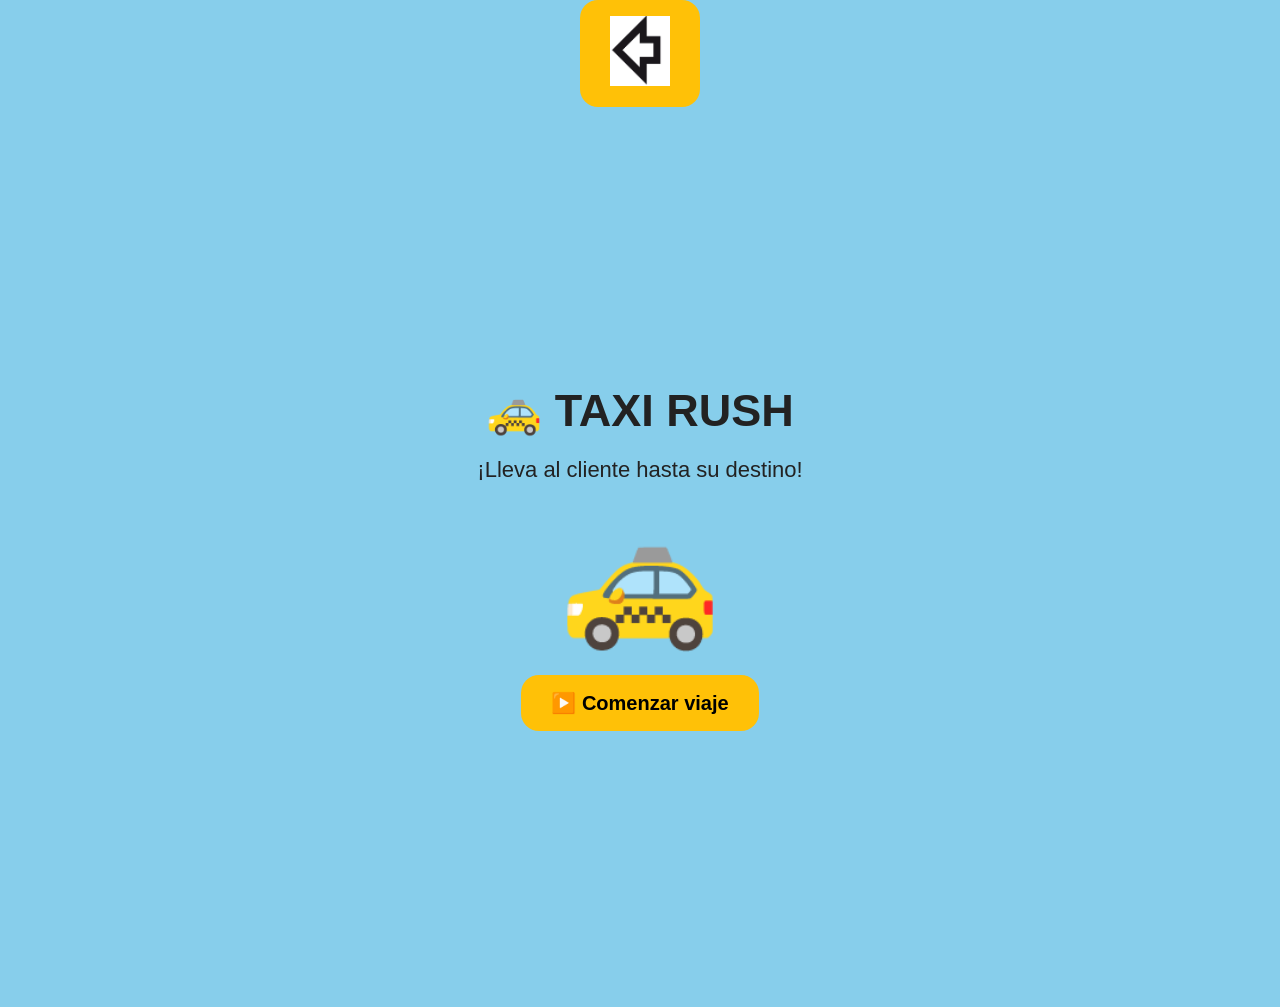
<file: index uber.html>
<!DOCTYPE html>
<html lang="es">
<head>
    <meta charset="UTF-8">
    <meta name="viewport" content="width=device-width, initial-scale=1.0">
    <title>🚕 Taxi Rush</title>
    <link rel="stylesheet" href="Uber.css">
</head>

<body>
<button onclick="unpo()"><img src="flecha izquierda.PNG" width="60"></button>
    <div id="inicio" class="pantalla">
        <h1>🚕 TAXI RUSH</h1>
        <p>¡Lleva al cliente hasta su destino!</p>

        <div class="taxi-grande">🚕</div>

        <button id="comenzar">▶️ Comenzar viaje</button>
    </div>


    <!-- ANIMACIÓN DEL CLIENTE SUBIENDO -->

    <div id="subida" class="pantalla oculto">

        <h1>👤 ¡El cliente está subiendo!</h1>

        <div class="escena">

            <div class="taxi-animado">🚕</div>

            <div id="clienteSubiendo" class="cliente">
                🧑
            </div>

        </div>

        <p id="mensajeSubida">El cliente se está acercando...</p>

    </div>


    <!-- JUEGO -->

    <div id="juego" class="oculto">

        <div class="barra">

            <span>🚕 Taxi Rush</span>

            <span>
                ⭐ Puntos:
                <strong id="puntos">0</strong>
            </span>

            <span>
                ❤️ Vidas:
                <strong id="vidas">3</strong>
            </span>

        </div>


        <div id="carretera">

            <div class="linea linea1"></div>
            <div class="linea linea2"></div>

            <div id="taxiJugador">
                🚕
            </div>

            <div class="obstaculo carro1">🚗</div>
            <div class="obstaculo carro2">🚙</div>
            <div class="obstaculo carro3">🚘</div>

        </div>


        <div class="controles">
            <button id="izquierda">⬅️</button>
            <button id="derecha">➡️</button>
        </div>

        <p>Usa ⬅️ ➡️ o las flechas del teclado para moverte.</p>

    </div>


    <!-- FINAL -->

    <div id="final" class="pantalla oculto">

        <h1>🏁 ¡Llegaste!</h1>

        <div class="escena-final">

            <div id="taxiFinal">🚕</div>

            <div id="clienteFinal">
                🧑
            </div>

            <div id="dinero">
                💵
            </div>

        </div>

        <h2 id="mensajeFinal">
            El cliente está bajando...
        </h2>

        <p id="recompensa"></p>

        <button onclick="location.reload()">
            🔄 Seguir trabajando
        </button>

    </div>


    <script src="Uber.js"></script>

</body>
</html>
</file>
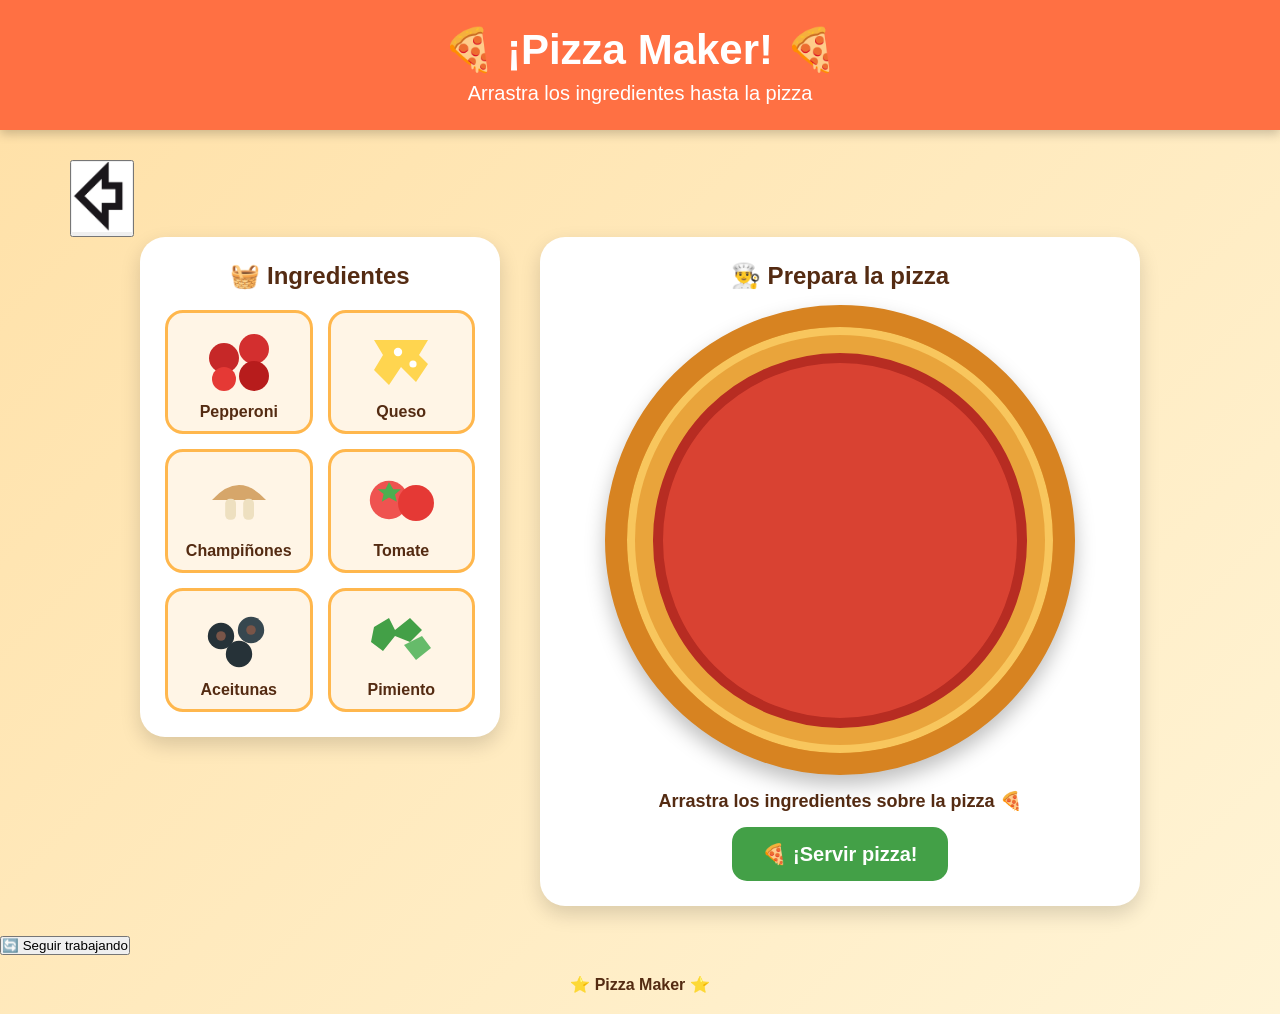
<file: index.Pizza.html>
<!DOCTYPE html>
<html lang="es">
<head>
    <meta charset="UTF-8">
    <meta name="viewport" content="width=device-width, initial-scale=1.0">
    <title>🍕 Pizza Maker</title>
    <link rel="stylesheet" href="Pizza.final.css">
</head>

<body>

    <header>
        <h1>🍕 ¡Pizza Maker! 🍕</h1>
        <p>Arrastra los ingredientes hasta la pizza</p>
    </header>

    <main>
<button onclick="Bup()"><img src="flecha izquierda.PNG" width="60"></button>
        <section class="juego">

            <!-- INGREDIENTES -->
            <div class="panel-ingredientes">

                <h2>🧺 Ingredientes</h2>

                <div class="ingredientes">

                    <div class="ingrediente" draggable="true" data-name="Pepperoni">
                        <img id="img-pepperoni" alt="Pepperoni">
                        <span>Pepperoni</span>
                    </div>

                    <div class="ingrediente" draggable="true" data-name="Queso">
                        <img id="img-queso" alt="Queso">
                        <span>Queso</span>
                    </div>

                    <div class="ingrediente" draggable="true" data-name="Champiñones">
                        <img id="img-champinones" alt="Champiñones">
                        <span>Champiñones</span>
                    </div>

                    <div class="ingrediente" draggable="true" data-name="Tomate">
                        <img id="img-tomate" alt="Tomate">
                        <span>Tomate</span>
                    </div>

                    <div class="ingrediente" draggable="true" data-name="Aceitunas">
                        <img id="img-aceitunas" alt="Aceitunas">
                        <span>Aceitunas</span>
                    </div>

                    <div class="ingrediente" draggable="true" data-name="Pimiento">
                        <img id="img-pimiento" alt="Pimiento">
                        <span>Pimiento</span>
                    </div>

                </div>

            </div>


            <!-- PIZZA -->
            <div class="zona-pizza">

                <h2>👨‍🍳 Prepara la pizza</h2>

                <div id="pizza" class="pizza">

                    <div class="base-pizza">
                        <div class="salsa"></div>
            
                    </div>

                </div>

                <p id="mensaje">
                    Arrastra los ingredientes sobre la pizza 🍕
                </p>

                <button id="servirBtn">
                    🍕 ¡Servir pizza!
                </button>

            </div>

        </section>


        <!-- CLIENTE -->
        <section id="cliente" class="cliente oculto">

            <div class="cliente-personaje">

                <div class="cabeza">
                    <div class="cabello"></div>

                    <div class="ojo ojo1"></div>
                    <div class="ojo ojo2"></div>

                    <div class="boca"></div>
                </div>

                <div class="cuerpo">
                    👕
                </div>

            </div>

            <div class="mesa">

                <div id="pizza-final" class="pizza-final">
                    🍕
                </div>

                <div class="plato"></div>

            </div>

            <div class="texto-cliente">
                <h2>😋 ¡Qué rica pizza!</h2>
                <p id="estadoCliente">El cliente está esperando...</p>
            </div>

        </section>



    </main>

    <button id="reiniciarBtn">🔄 Seguir trabajando</button>

    <footer>
        ⭐ Pizza Maker ⭐
    </footer>

    <script src="Jaba 3 pizza.js"></script>

</body>
</html>
</file>
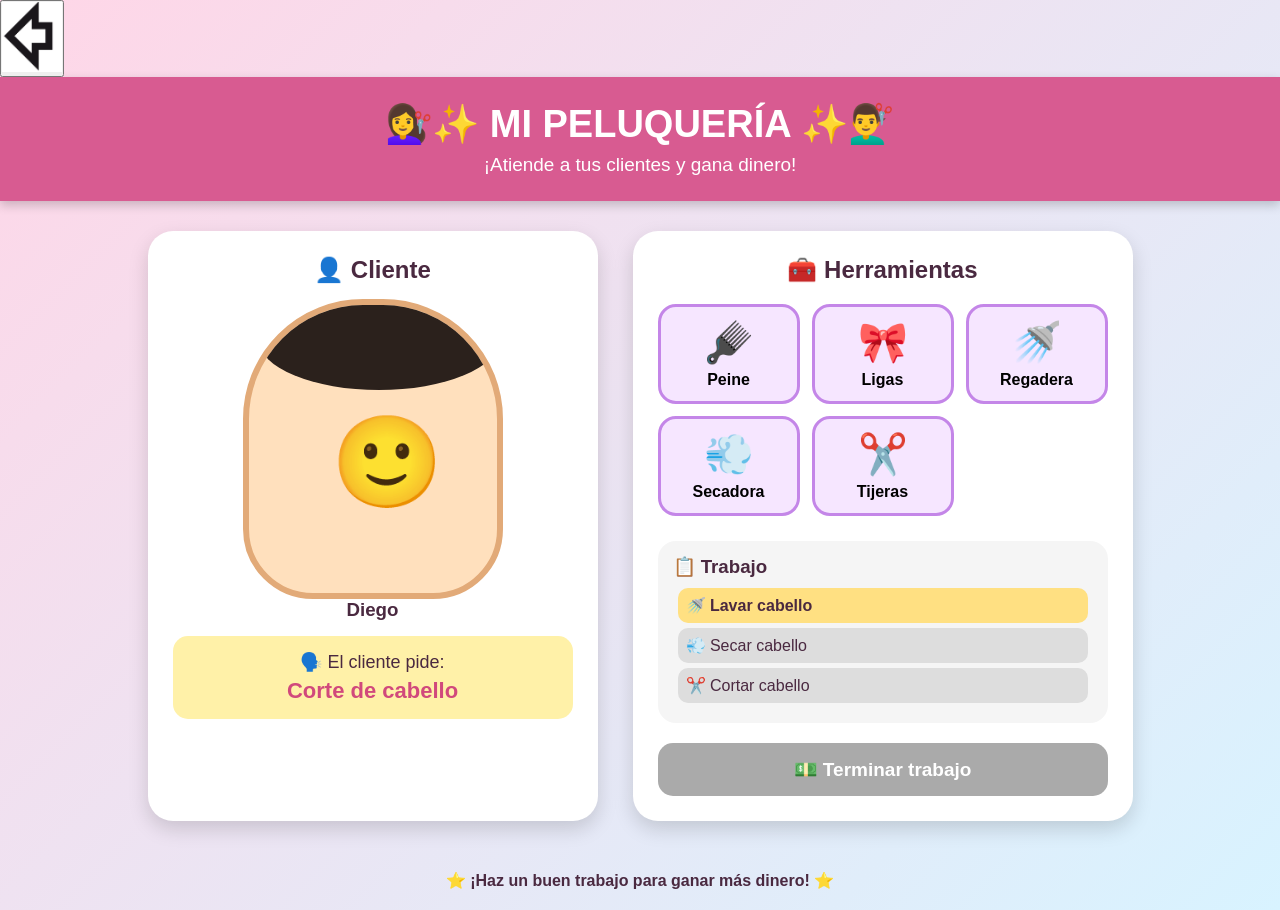
<file: indexPeluqueria .html>
<!DOCTYPE html>
<html lang="es">
<head>
    <meta charset="UTF-8">
    <meta name="viewport" content="width=device-width, initial-scale=1.0">
    <title>💇‍♀️ Mi Peluquería</title>
    <link rel="stylesheet" href="Peluqueria.css">
</head>

<body>
<button onclick="unbo()"><img src="flecha izquierda.PNG" width="60"></button>
<header>
    <h1>💇‍♀️✨ MI PELUQUERÍA ✨💇‍♂️</h1>
    <p>¡Atiende a tus clientes y gana dinero!</p>
</header>

<main>

    <!-- CLIENTE -->
    <section class="salon">

        <div class="cliente-panel">

            <h2>👤 Cliente</h2>

            <div id="cliente" class="cliente">
                <div id="cabello" class="cabello"></div>
                <div class="cara">🙂</div>
            </div>

            <h3 id="nombreCliente">Sofía</h3>

            <div class="pedido">
                <p>🗣️ El cliente pide:</p>
                <strong id="pedidoTexto">Cola de caballo</strong>
            </div>

        </div>


        <!-- HERRAMIENTAS -->

        <div class="herramientas">

            <h2>🧰 Herramientas</h2>

            <div class="herramientas-grid">

                <button class="herramienta" data-tool="peine">
                    <span>🪮</span>
                    <b>Peine</b>
                </button>

                <button class="herramienta" data-tool="ligas">
                    <span>🎀</span>
                    <b>Ligas</b>
                </button>

                <button class="herramienta" data-tool="regadera">
                    <span>🚿</span>
                    <b>Regadera</b>
                </button>

                <button class="herramienta" data-tool="secadora">
                    <span>💨</span>
                    <b>Secadora</b>
                </button>

                <button class="herramienta" data-tool="tijeras">
                    <span>✂️</span>
                    <b>Tijeras</b>
                </button>

            </div>


            <div class="progreso">

                <h3>📋 Trabajo</h3>

                <div id="pasos"></div>

            </div>

            <button id="terminarBtn">
                💵 Terminar trabajo
            </button>

        </div>

    </section>


    <!-- DINERO -->

    <section id="resultado" class="resultado oculto">

        <div class="cliente-final">
            <div id="clienteFinal">🙂</div>
        </div>

        <h2 id="mensajeResultado">
            ¡Trabajo terminado!
        </h2>

        <div class="dinero">
            💵 <span id="dineroGanado">$0</span>
        </div>

        <p>¡El cliente está feliz! 😄</p>

        <button id="reiniciarBtn">
            🔄 Seguir trabajando
        </button>

    </section>

</main>

<footer>
    ⭐ ¡Haz un buen trabajo para ganar más dinero! ⭐
</footer>

<script src="Peluqueria.js"></script>

</body>
</html>
</file>
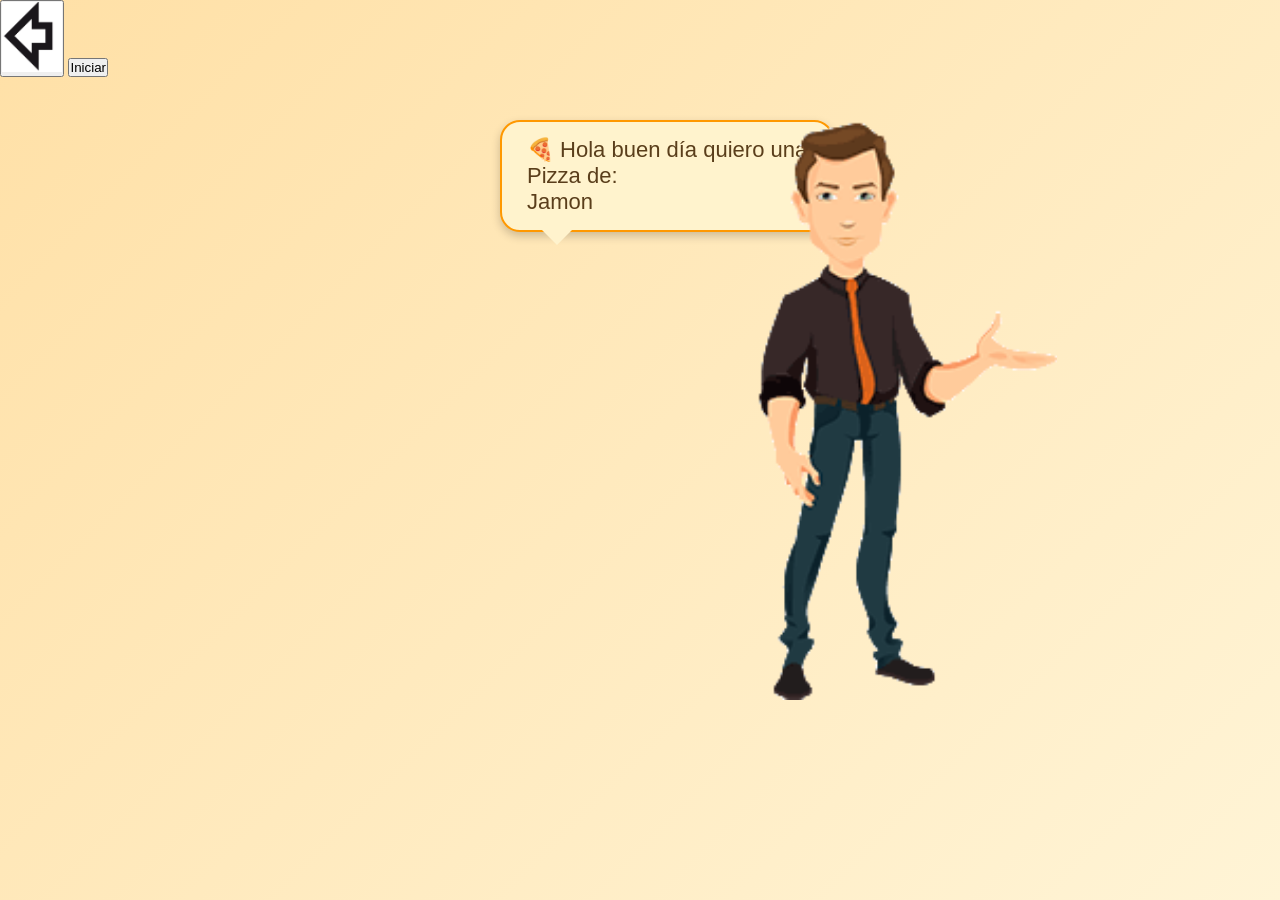
<file: Juego de pizza.html>
<!DOCTYPE html>
<html lang="es">
<head>
    <meta charset="UTF-8">

    <title>Estación de Pizza</title>

    <!-- Icono -->
    <link rel="icon" href="Icon de pizza.jpg">

    <!-- Archivo CSS externo -->
    <link rel="stylesheet" href="Pizza.final.css">

    <style>

        /* Caja de diálogo */
        .dialogo-pizza{
            position:absolute;
            top:120px;
            left:500px;

            background:#fff3cd;
            color:#5a3e1b;
            padding:15px 25px;
            border-radius:20px;
            border:2px solid #ff9800;
            font-size:22px;
            box-shadow:0 4px 10px rgba(0,0,0,0.2);
        }

        /* Pico del diálogo */
        .dialogo-pizza::after{
            content:"";
            position:absolute;
            bottom:-15px;
            left:40px;
            border-width:15px 15px 0;
            border-style:solid;
            border-color:#fff3cd transparent transparent transparent;
        }

        /* Botón */
.boton-iniciar{
position:absolute;
top:220px;
left:500px;

            padding:12px 25px;
            font-size:18px;
            border:none;
            border-radius:12px;
            background:#ff9800;
            color:white;
            cursor:pointer;
            transition:0.3s;
        }

        .boton-iniciar:hover{
            background:#e68900;
            transform:scale(1.05);
        }
    </style>
</head>

<body onload="CAl()">
<button onclick="you()"><img src="flecha izquierda.PNG" width="60"></button>
<label id="DP" class="dialogo-pizza">
🍕 Hola buen día quiero una
<br> Pizza de:
<br>
<label id="random_Ingre"></label>
    </label>

<button id="BI" onclick="Bin()" class=".boton-iniciar">
        Iniciar
    </button>
<img src="man-talking (1).gif" height="600" style="position:absolute;left: 700px;top: 100px;px">
<script  src="Jaba 3 pizza.js"></script>
</body>
</html>
</file>
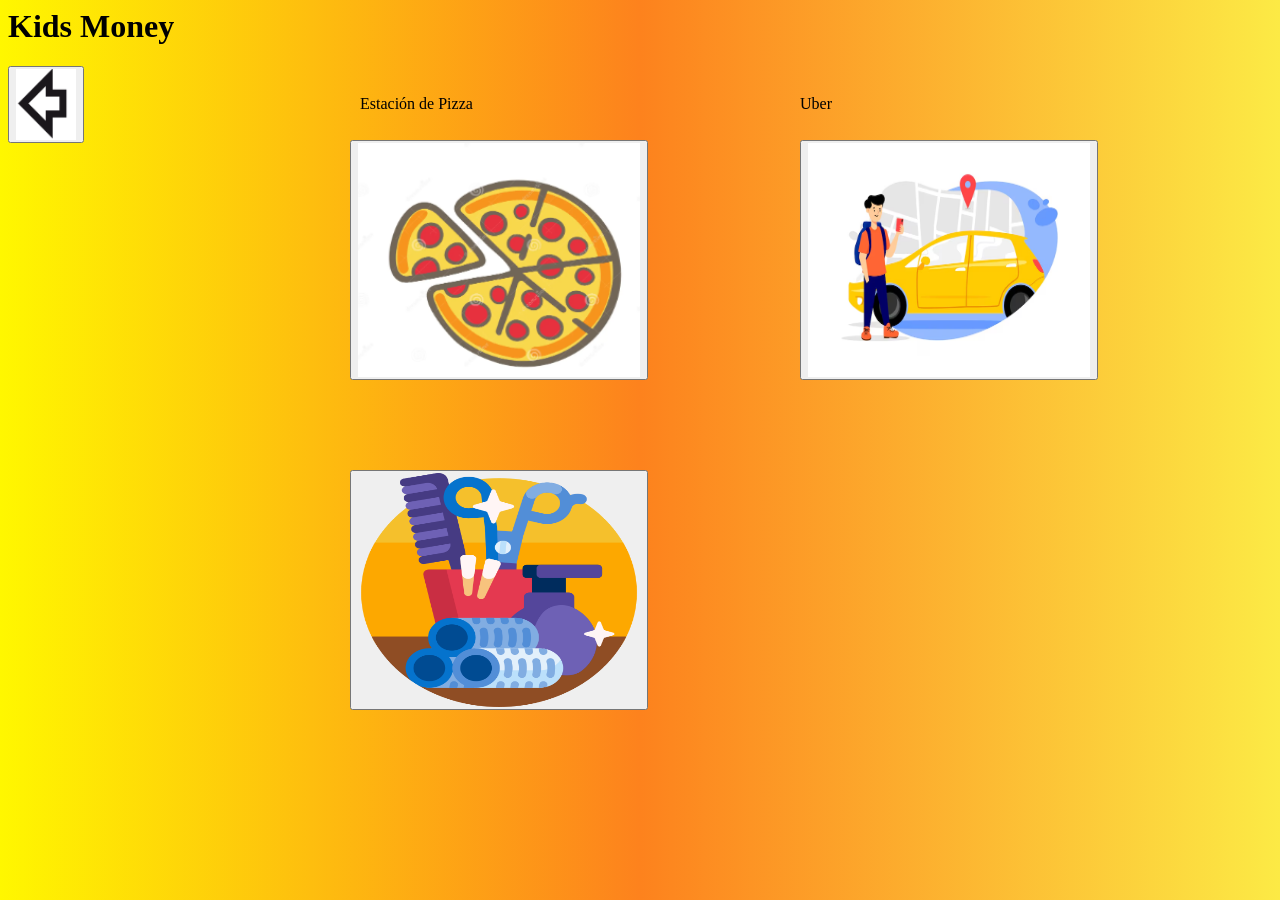
<file: pantalla.html>
<html>
<head>
<title>Kids Money</title>
<link rel="icon" href="icon kids   money.jpeg">
<link rel="stylesheet" href="DM.css">
</head>
<body>
<h1>Kids Money</h1>
<button onclick="you()"><img src="flecha izquierda.PNG" width="60"></button>
<label id="pizza" style="position:absolute;left: 360px;top:95px"> Estación de Pizza </label>
<button style="position:absolute;left: 350px;top: 140px;" onclick="BP()"><img style="width: 281.56px; height: 233.56px;" src="Img de botton de pizza.PNG"></button>
<button style="position:absolute;left: 800px;top: 140px;" onclick="toto()" ><img style="width: 281.56px; height: 233.56px;" src="Img de botton de Uber.PNG" ></button>
<button style="position:absolute;left: 350px;top: 470px;" onclick="DSp()"><img style="width: 281.56px; height: 233.56px;" src="Peluqueria icon de button.png"></button>  
<label id="Uber" style="position:absolute;left: 800px;top:95px"> Uber </label>
<script src="Jaba2.js"></script>
</body>
</html>
</file>
<file: Uber.css>
* {
    box-sizing: border-box;
    margin: 0;
    padding: 0;
}

body {
    font-family: Arial, sans-serif;
    background: #87ceeb;
    text-align: center;
    overflow: hidden;
    color: #222;
}

.oculto {
    display: none !important;
}


/* =========================
   PANTALLAS
========================= */

.pantalla {
    width: 100vw;
    height: 100vh;
    display: flex;
    flex-direction: column;
    justify-content: center;
    align-items: center;
    gap: 20px;
}

.pantalla h1 {
    font-size: 45px;
}

.pantalla p {
    font-size: 22px;
}


/* =========================
   BOTONES
========================= */

button {
    border: none;
    border-radius: 18px;
    padding: 16px 30px;
    font-size: 20px;
    font-weight: bold;
    cursor: pointer;
    background: #ffc107;
    transition: 0.2s;
}

button:hover {
    transform: scale(1.08);
}


/* =========================
   INICIO
========================= */

.taxi-grande {
    font-size: 130px;
    animation: brincar 1s infinite alternate;
}

@keyframes brincar {
    from {
        transform: translateY(0);
    }

    to {
        transform: translateY(-15px);
    }
}


/* =========================
   SUBIDA DEL CLIENTE
========================= */

.escena {
    width: 700px;
    height: 300px;
    position: relative;
    background: #a8e6ff;
    border-radius: 25px;
    overflow: hidden;
}

.taxi-animado {
    position: absolute;
    font-size: 130px;
    bottom: 35px;
    left: 250px;
}

.cliente {
    position: absolute;
    font-size: 80px;
    bottom: 45px;
    left: -100px;
    transition: 2s;
}

.cliente.subiendo {
    left: 290px;
}

#mensajeSubida {
    font-weight: bold;
}


/* =========================
   JUEGO
========================= */

#juego {
    width: 100vw;
    height: 100vh;
}

.barra {
    height: 70px;
    background: #222;
    color: white;
    display: flex;
    justify-content: space-around;
    align-items: center;
    font-size: 20px;
    font-weight: bold;
}


/* =========================
   CARRETERA
========================= */

#carretera {
    width: 500px;
    height: calc(100vh - 140px);
    min-height: 500px;
    margin: auto;
    background: #555;
    position: relative;
    overflow: hidden;
    border-left: 12px solid #777;
    border-right: 12px solid #777;
}


/* líneas de la carretera */

.linea {
    position: absolute;
    width: 10px;
    height: 100px;
    background: white;
    left: 50%;
    transform: translateX(-50%);
}

.linea1 {
    top: -100px;
}

.linea2 {
    top: 200px;
}


/* TAXI */

#taxiJugador {
    position: absolute;
    bottom: 35px;
    left: 215px;
    font-size: 80px;
    z-index: 10;
    transition: left 0.12s;
}


/* CARROS */

.obstaculo {
    position: absolute;
    font-size: 70px;
    top: -100px;
}

.carro1 {
    left: 60px;
}

.carro2 {
    left: 310px;
}

.carro3 {
    left: 185px;
}


/* =========================
   CONTROLES
========================= */

.controles {
    height: 70px;
    display: flex;
    justify-content: center;
    align-items: center;
    gap: 30px;
}

.controles button {
    width: 100px;
    height: 50px;
    padding: 5px;
}


/* =========================
   FINAL
========================= */

.escena-final {
    width: 700px;
    height: 300px;
    background: #a8e6ff;
    border-radius: 25px;
    position: relative;
    overflow: hidden;
}

#taxiFinal {
    position: absolute;
    font-size: 120px;
    left: 250px;
    bottom: 40px;
}

#clienteFinal {
    position: absolute;
    font-size: 80px;
    bottom: 50px;
    left: 150px;
    transition: 2s;
}

#dinero {
    position: absolute;
    font-size: 60px;
    left: 260px;
    bottom: 170px;
    opacity: 0;
}

.cliente-bajando {
    animation: bajarse 2s forwards;
}

@keyframes bajarse {

    0% {
        left: 250px;
    }

    100% {
        left: 550px;
    }
}

.mostrar-dinero {
    animation: aparecerDinero 1s forwards;
}

@keyframes aparecerDinero {

    0% {
        opacity: 0;
        transform: scale(0);
    }

    70% {
        opacity: 1;
        transform: scale(1.3);
    }

    100% {
        opacity: 1;
        transform: scale(1);
    }
}
/* ==================================
   🛣️ CARRILES
================================== */

#carretera::before,
#carretera::after {
    content: "";
    position: absolute;
    top: 0;
    height: 100%;
    width: 5px;
    border-left: 5px dashed white;
    opacity: 0.8;
    z-index: 1;
}

#carretera::before {
    left: 165px;
}

#carretera::after {
    left: 300px;
}

#taxiJugador {
    z-index: 10;
}

.obstaculo {
    z-index: 5;
}
</file>
<file: Pizza.final.css>
* {
    box-sizing: border-box;
    margin: 0;
    padding: 0;
}

body {
    font-family: Arial, sans-serif;
    background: linear-gradient(135deg, #ffe0a6, #fff4d6);
    min-height: 100vh;
    color: #542b12;
}

header {
    text-align: center;
    padding: 25px;
    background: #ff7043;
    color: white;
    box-shadow: 0 4px 10px rgba(0,0,0,0.2);
}

header h1 {
    font-size: 42px;
    margin-bottom: 8px;
}

header p {
    font-size: 20px;
}

main {
    max-width: 1200px;
    margin: auto;
    padding: 30px;
}

.juego {
    display: flex;
    gap: 40px;
    justify-content: center;
    align-items: flex-start;
}


/* -------------------------
   INGREDIENTES
------------------------- */

.panel-ingredientes {
    background: white;
    border-radius: 25px;
    padding: 25px;
    width: 360px;
    box-shadow: 0 8px 20px rgba(0,0,0,0.15);
}

.panel-ingredientes h2 {
    text-align: center;
    margin-bottom: 20px;
}

.ingredientes {
    display: grid;
    grid-template-columns: repeat(2, 1fr);
    gap: 15px;
}

.ingrediente {
    background: #fff5e6;
    border: 3px solid #ffb74d;
    border-radius: 18px;
    padding: 10px;
    text-align: center;
    cursor: grab;
    transition: transform 0.2s, box-shadow 0.2s;
}

.ingrediente:hover {
    transform: scale(1.06);
    box-shadow: 0 5px 12px rgba(0,0,0,0.2);
}

.ingrediente:active {
    cursor: grabbing;
}

.ingrediente img {
    width: 90px;
    height: 75px;
    object-fit: contain;
    display: block;
    margin: auto;
}

.ingrediente span {
    display: block;
    font-weight: bold;
    margin-top: 5px;
}


/* -------------------------
   ZONA DE PIZZA
------------------------- */

.zona-pizza {
    background: white;
    border-radius: 25px;
    padding: 25px;
    text-align: center;
    min-width: 600px;
    box-shadow: 0 8px 20px rgba(0,0,0,0.15);
}

.zona-pizza h2 {
    margin-bottom: 15px;
}

.pizza {
    width: 470px;
    height: 470px;
    margin: auto;
    position: relative;
    border-radius: 50%;
}


/* BASE */

.base-pizza {
    position: absolute;
    width: 100%;
    height: 100%;
    background: #e9a43b;
    border-radius: 50%;
    border: 22px solid #d78321;
    box-shadow:
        inset 0 0 0 8px #f8c65d,
        0 10px 20px rgba(0,0,0,0.25);
}

.salsa {
    position: absolute;
    width: 88%;
    height: 88%;
    top: 6%;
    left: 6%;
    border-radius: 50%;
    background: #d94232;
    border: 10px solid #b72c22;
}


/* INGREDIENTES COLOCADOS */

.ingrediente-puesto {
    position: absolute;
    width: 65px;
    height: 65px;
    object-fit: contain;
    z-index: 5;
    animation: aparecer 0.4s ease;
    pointer-events: none;
}

@keyframes aparecer {
    from {
        transform: scale(0);
    }

    to {
        transform: scale(1);
    }
}

.pizza.arrastrando {
    transform: scale(1.03);
}

#mensaje {
    margin: 15px;
    font-size: 18px;
    font-weight: bold;
}

#servirBtn {
    border: none;
    background: #43a047;
    color: white;
    padding: 15px 30px;
    border-radius: 15px;
    font-size: 20px;
    font-weight: bold;
    cursor: pointer;
    transition: transform 0.2s;
}

#servirBtn:hover {
    transform: scale(1.08);
}

#servirBtn:disabled {
    background: #aaa;
    cursor: not-allowed;
}


/* -------------------------
   CLIENTE
------------------------- */

.cliente {
    margin-top: 40px;
    background: #b3e5fc;
    min-height: 430px;
    border-radius: 30px;
    padding: 30px;
    position: relative;
    overflow: hidden;
    text-align: center;
    box-shadow: 0 8px 20px rgba(0,0,0,0.2);
}

.oculto {
    display: none;
}

.cliente-personaje {
    position: absolute;
    left: 20%;
    bottom: 40px;
    animation: entrarCliente 1.5s ease forwards;
}

@keyframes entrarCliente {
    from {
        left: -250px;
    }

    to {
        left: 20%;
    }
}


/* CABEZA */

.cabeza {
    width: 150px;
    height: 150px;
    background: #ffc37a;
    border-radius: 50%;
    position: relative;
    border: 5px solid #d88942;
}

.cabello {
    width: 155px;
    height: 70px;
    background: #542d18;
    border-radius: 80px 80px 20px 20px;
    position: absolute;
    top: -15px;
    left: -7px;
}

.ojo {
    width: 13px;
    height: 18px;
    background: #222;
    border-radius: 50%;
    position: absolute;
    top: 65px;
}

.ojo1 {
    left: 42px;
}

.ojo2 {
    right: 42px;
}

.boca {
    width: 45px;
    height: 20px;
    background: #d94b4b;
    border-radius: 0 0 30px 30px;
    position: absolute;
    bottom: 32px;
    left: 50px;
}

.cuerpo {
    font-size: 110px;
    margin-top: -5px;
}


/* MESA */

.mesa {
    position: absolute;
    right: 15%;
    bottom: 45px;
    width: 300px;
    height: 130px;
}

.plato {
    position: absolute;
    width: 260px;
    height: 70px;
    background: white;
    border: 8px solid #bbb;
    border-radius: 50%;
    bottom: 0;
    left: 20px;
}


/* PIZZA FINAL */

.pizza-final {
    font-size: 100px;
    position: absolute;
    z-index: 3;
    left: 85px;
    bottom: 35px;
    transition: all 1s ease;
}


/* ANIMACION DE COMER */

.cliente.comiendo .pizza-final {
    animation: comerPizza 3s ease forwards;
}

@keyframes comerPizza {

    0% {
        left: 85px;
        bottom: 35px;
        transform: rotate(0deg) scale(1);
    }

    35% {
        left: -80px;
        bottom: 140px;
        transform: rotate(-20deg) scale(0.9);
    }

    60% {
        left: -110px;
        bottom: 170px;
        transform: rotate(-35deg) scale(0.7);
    }

    100% {
        left: -100px;
        bottom: 170px;
        transform: rotate(-40deg) scale(0);
    }
}

.texto-cliente {
    position: absolute;
    right: 10%;
    top: 40px;
    background: white;
    padding: 20px;
    border-radius: 20px;
    box-shadow: 0 5px 10px rgba(0,0,0,0.15);
}

.texto-cliente h2 {
    margin-bottom: 8px;
}


/* -------------------------
   FOOTER
------------------------- */

footer {
    text-align: center;
    padding: 20px;
    font-weight: bold;
}


/* -------------------------
   CELULAR
------------------------- */

@media (max-width: 900px) {

    .juego {
        flex-direction: column;
        align-items: center;
    }

    .zona-pizza {
        min-width: auto;
        width: 100%;
    }

    .pizza {
        width: 350px;
        height: 350px;
    }

    .cliente-personaje {
        left: 5%;
    }

    .mesa {
        right: 3%;
    }
#reiniciarBtn {
    background: #ff9800;
    color: white;
    border: none;
    padding: 15px 25px;
    border-radius: 15px;
    font-size: 18px;
    font-weight: bold;
    cursor: pointer;
    margin: 10px;
}

#reiniciarBtn:hover {
    transform: scale(1.05);
}
}
</file>
<file: Peluqueria.css>
* {
    box-sizing: border-box;
    margin: 0;
    padding: 0;
}

body {
    font-family: Arial, sans-serif;
    background: linear-gradient(135deg, #ffd6e7, #d8f3ff);
    min-height: 100vh;
    color: #4a2940;
}

header {
    background: #d85b91;
    color: white;
    text-align: center;
    padding: 25px;
    box-shadow: 0 4px 10px rgba(0,0,0,0.2);
}

header h1 {
    font-size: 38px;
    margin-bottom: 8px;
}

header p {
    font-size: 19px;
}

main {
    max-width: 1100px;
    margin: auto;
    padding: 30px;
}

.salon {
    display: flex;
    justify-content: center;
    gap: 35px;
}


/* ==============================
   CLIENTE
============================== */

.cliente-panel {
    background: white;
    border-radius: 25px;
    padding: 25px;
    width: 450px;
    text-align: center;
    box-shadow: 0 8px 20px rgba(0,0,0,0.15);
}

.cliente-panel h2 {
    margin-bottom: 15px;
}

.cliente {
    width: 260px;
    height: 300px;
    background: #ffe0bd;
    border-radius: 120px 120px 70px 70px;
    margin: auto;
    position: relative;
    overflow: hidden;
    border: 6px solid #e2aa78;
}

.cara {
    position: absolute;
    font-size: 90px;
    left: 82px;
    top: 105px;
    z-index: 3;
}


/* CABELLO */

.cabello {
    position: absolute;
    width: 270px;
    height: 150px;
    left: -5px;
    top: -15px;
    background: #5a321d;
    border-radius: 50%;
    z-index: 2;
    transition: 0.5s;
}


/* ==============================
   PEDIDO
============================== */

.pedido {
    background: #fff1a8;
    border-radius: 15px;
    padding: 15px;
    margin-top: 15px;
    font-size: 18px;
}

.pedido strong {
    display: block;
    color: #d1497c;
    font-size: 22px;
    margin-top: 5px;
}


/* ==============================
   HERRAMIENTAS
============================== */

.herramientas {
    background: white;
    border-radius: 25px;
    padding: 25px;
    width: 500px;
    box-shadow: 0 8px 20px rgba(0,0,0,0.15);
}

.herramientas h2 {
    text-align: center;
    margin-bottom: 20px;
}

.herramientas-grid {
    display: grid;
    grid-template-columns: repeat(3, 1fr);
    gap: 12px;
}

.herramienta {
    background: #f6e6ff;
    border: 3px solid #c486e8;
    border-radius: 18px;
    padding: 12px;
    cursor: pointer;
    transition: 0.2s;
}

.herramienta:hover {
    transform: scale(1.07);
    background: #ead0ff;
}

.herramienta span {
    display: block;
    font-size: 40px;
    margin-bottom: 5px;
}

.herramienta b {
    font-size: 16px;
}


/* ==============================
   PROGRESO
============================== */

.progreso {
    margin-top: 25px;
    background: #f5f5f5;
    border-radius: 18px;
    padding: 15px;
}

.progreso h3 {
    margin-bottom: 10px;
}

.paso {
    padding: 8px;
    margin: 5px;
    border-radius: 10px;
    background: #ddd;
}

.paso.completado {
    background: #a5e6a5;
    text-decoration: line-through;
}

.paso.actual {
    background: #ffe082;
    font-weight: bold;
}


/* ==============================
   BOTÓN
============================== */

#terminarBtn,
#reiniciarBtn {
    width: 100%;
    margin-top: 20px;
    padding: 15px;
    border: none;
    border-radius: 15px;
    background: #43a047;
    color: white;
    font-size: 19px;
    font-weight: bold;
    cursor: pointer;
}

#terminarBtn:hover,
#reiniciarBtn:hover {
    transform: scale(1.04);
}

#terminarBtn:disabled {
    background: #aaa;
    cursor: not-allowed;
}


/* ==============================
   RESULTADO
============================== */

.resultado {
    background: white;
    border-radius: 30px;
    padding: 40px;
    text-align: center;
    max-width: 600px;
    margin: 30px auto;
    box-shadow: 0 10px 25px rgba(0,0,0,0.2);
}

.oculto {
    display: none;
}

.cliente-final {
    font-size: 130px;
    animation: aparecer 1s ease;
}

@keyframes aparecer {
    from {
        transform: scale(0);
    }

    to {
        transform: scale(1);
    }
}

.dinero {
    font-size: 45px;
    color: #2e7d32;
    margin: 20px;
    animation: dinero 1s ease;
}

@keyframes dinero {
    0% {
        transform: scale(0);
    }

    70% {
        transform: scale(1.3);
    }

    100% {
        transform: scale(1);
    }
}

footer {
    text-align: center;
    padding: 20px;
    font-weight: bold;
}


/* ==============================
   RESPONSIVE
============================== */

@media (max-width: 900px) {

    .salon {
        flex-direction: column;
        align-items: center;
    }

    .cliente-panel,
    .herramientas {
        width: 100%;
        max-width: 500px;
    }
}
</file>
<file: DM.css>
h9{
font-size: 40px;
}
.line1{
position: absolute;
  left: 0px;   /* posición X inicial */
  top: 240px;    /* posición Y */
  width: 1400px;  /* largo */
  height: 2px;   /* grosor */
  background-color: black;
}
#ci{
background: #b0023f;
background: linear-gradient(0deg,rgba(176, 2, 63, 1) 0%, rgba(235, 131, 176, 1) 100%);
}

body{
background: #fff700;
background: linear-gradient(90deg,rgba(255, 247, 0, 1) 0%, rgba(253, 130, 29, 1) 50%, rgba(252, 234, 69, 1) 100%);;
};
}
</file>
